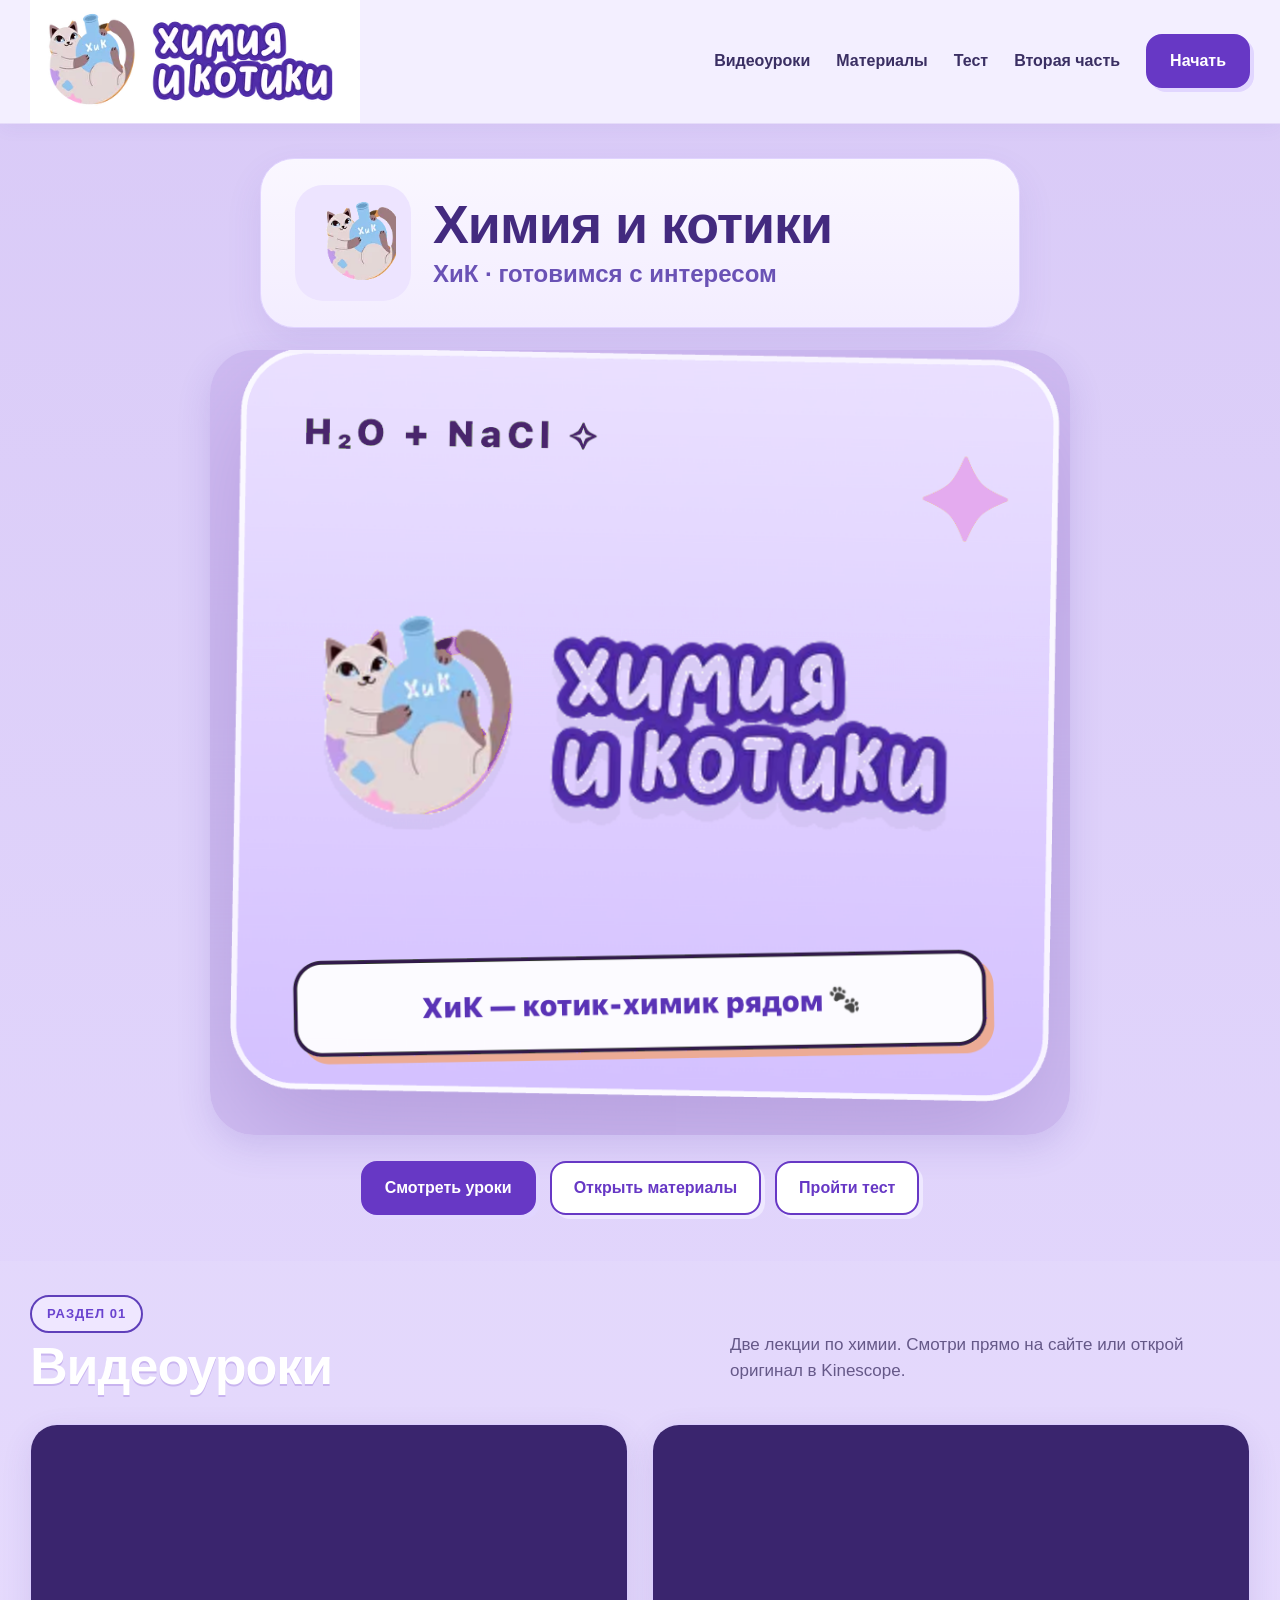
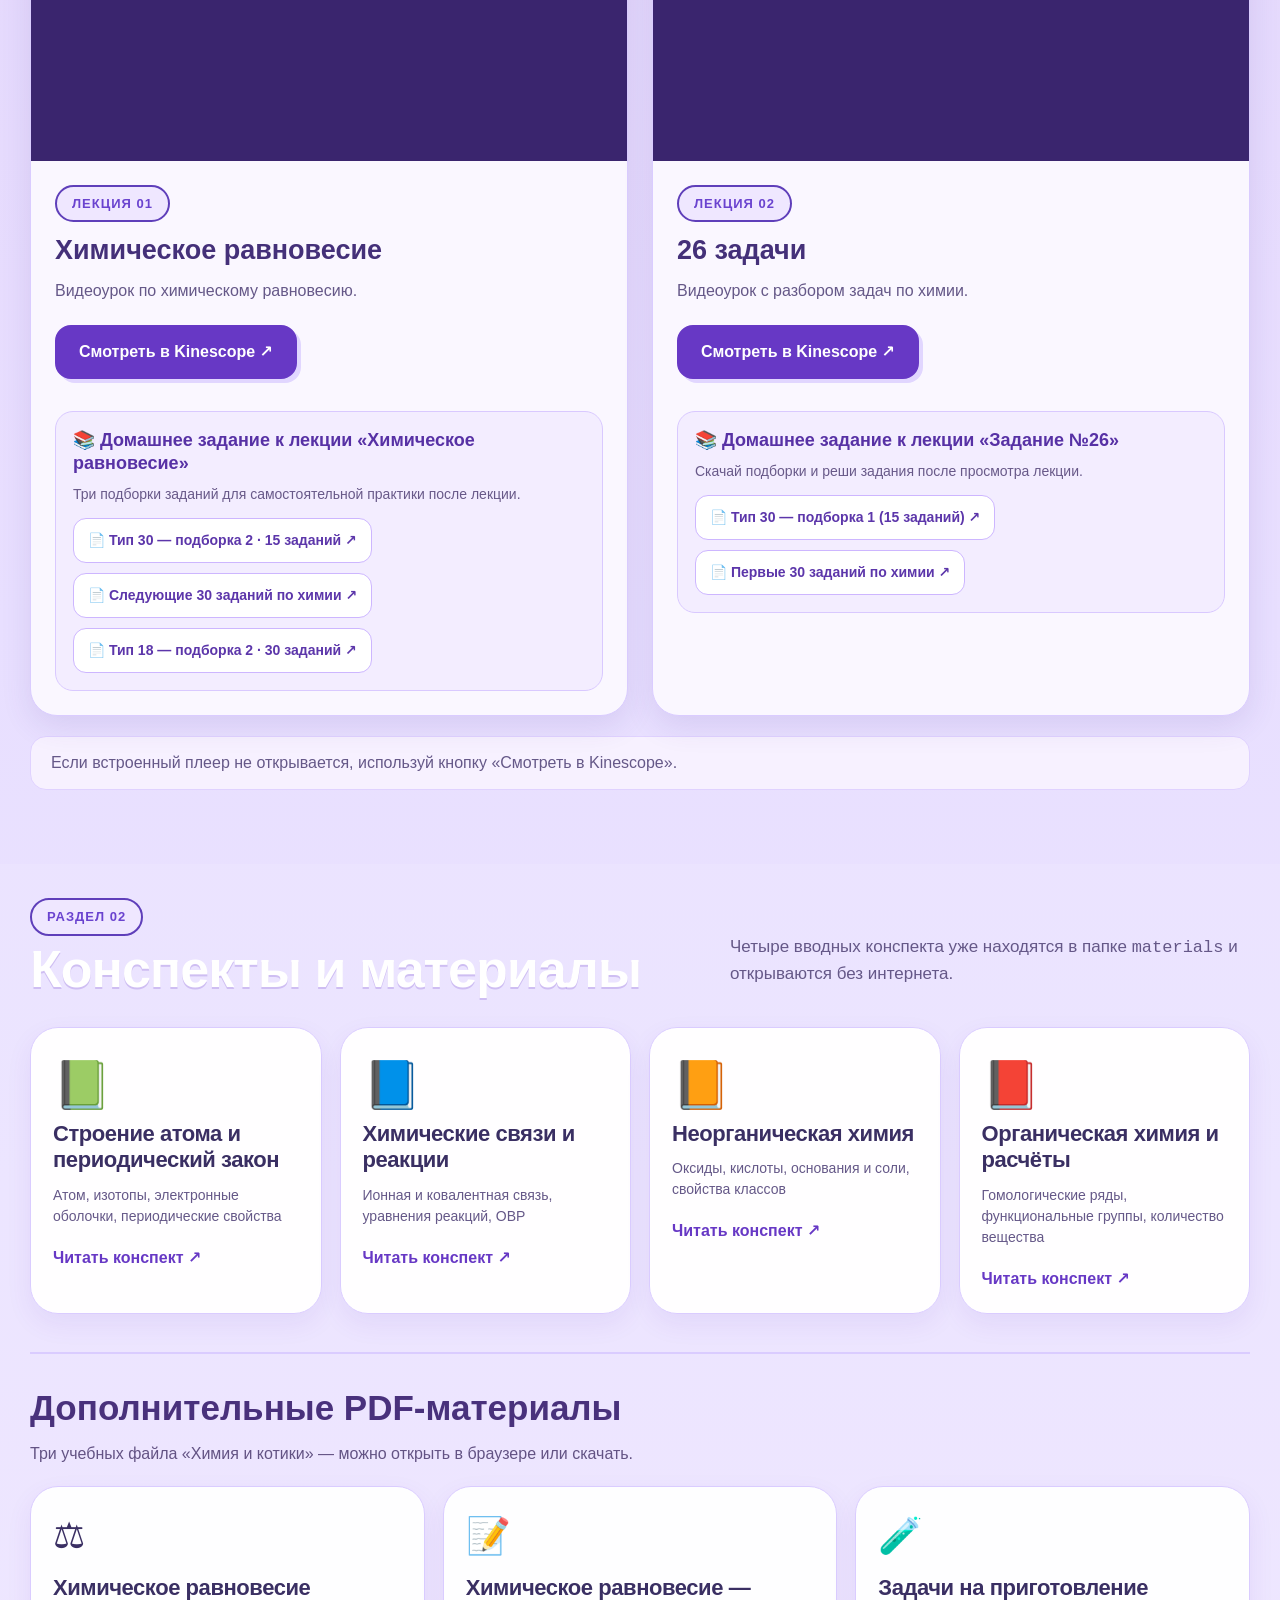
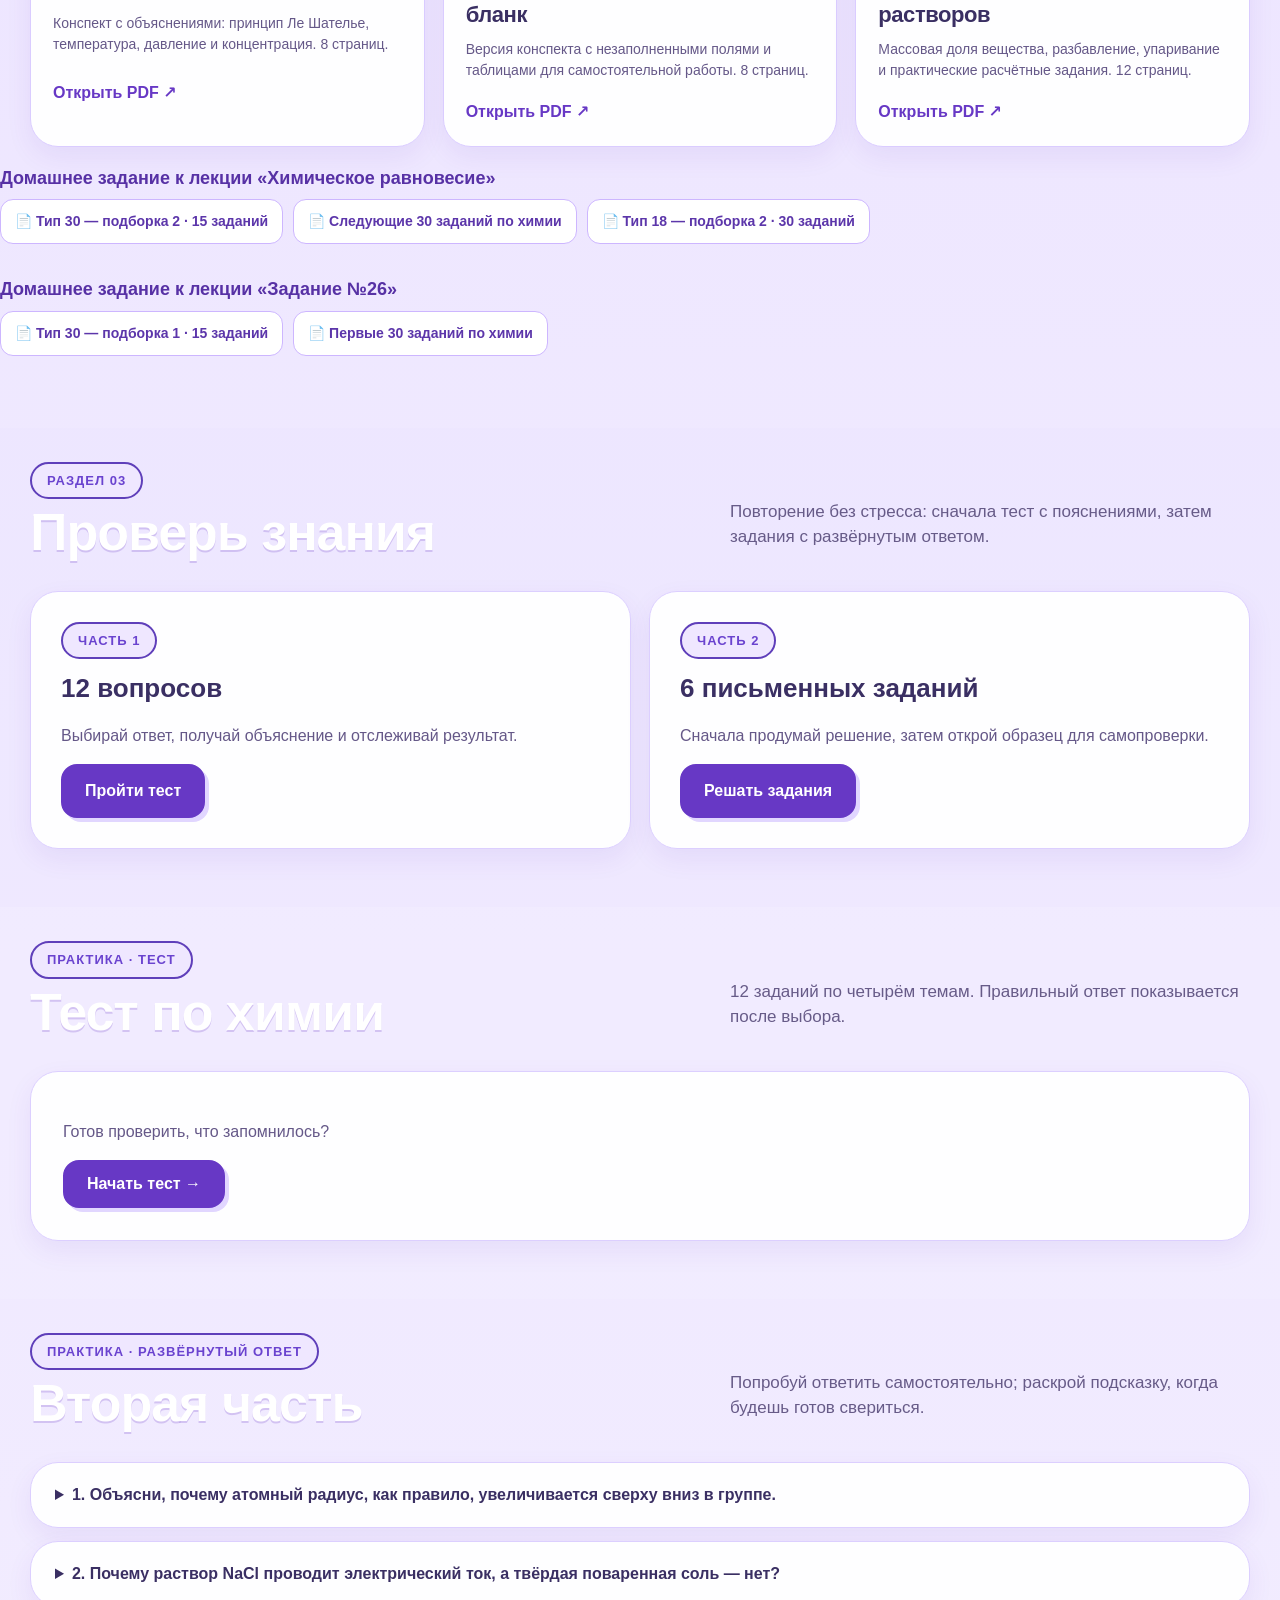
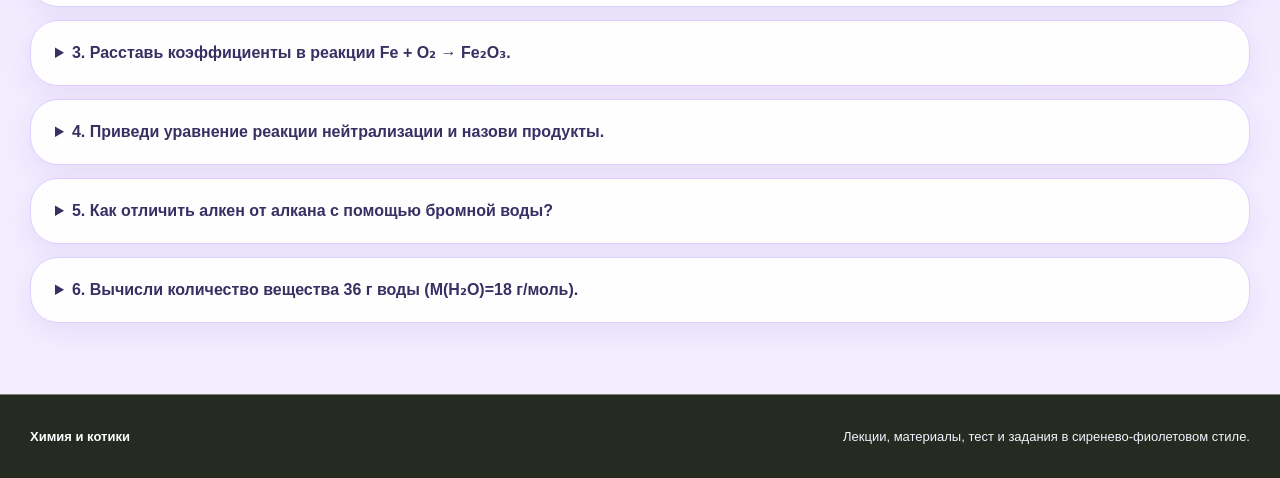
<file: index.html>
<!DOCTYPE html>

<html lang="ru"><head><meta charset="utf-8"/><meta content="width=device-width,initial-scale=1" name="viewport"/><meta content="#eff9ee" name="theme-color"/><meta content="Химия и котики — учебный сайт с конспектами, тестом и заданиями для самостоятельной подготовки." name="description"/><title>Химия и котики | ХиК</title><style>*{box-sizing:border-box}body{margin:0;background:#f6faf2;color:#24483e;font-family:Arial,system-ui,sans-serif;line-height:1.58}a{color:#39775b}header{background:#ffffffd9;position:sticky;top:0;z-index:8;border-bottom:1px solid #e0e9dd;backdrop-filter:blur(12px)}.wrap{width:min(1160px,calc(100% - 44px));margin:auto}.nav{display:flex;align-items:center;justify-content:space-between;min-height:88px;gap:18px}.brand{display:flex;align-items:center}.brand img{width:285px;max-width:100%;height:auto;display:block}.links{display:flex;gap:24px;align-items:center;flex-wrap:wrap}.links a{font-weight:800;text-decoration:none;color:#31594b}.pill,.primary{background:#2b7558;color:white!important;padding:12px 20px;border-radius:999px;text-decoration:none;border:0;font-weight:800;cursor:pointer;display:inline-flex;align-items:center;justify-content:center}.pill:hover,.primary:hover{background:#1c573f}.hero{padding:72px 0 58px;display:grid;grid-template-columns:1.15fr .85fr;gap:44px;align-items:center}.eyebrow{color:#4c8966;font-size:14px;text-transform:uppercase;letter-spacing:2.5px;font-weight:900}.hero h1{font-size:clamp(44px,5.8vw,83px);letter-spacing:-3px;line-height:1.02;margin:18px 0 23px}.hero h1 span{color:#77a767}.lead{font-size:19px;color:#5f796b;max-width:600px}.hero .buttons{display:flex;gap:12px;flex-wrap:wrap;margin-top:28px}.secondary{padding:11px 20px;border:2px solid #c8e1cf;border-radius:999px;font-weight:800;text-decoration:none;color:#2f755a;background:#fff}.mascot{background:radial-gradient(circle at 46% 42%,#e0f2d0,#b8dfc7);border:9px solid white;box-shadow:0 22px 62px #41694e21;border-radius:38px;min-height:410px;display:grid;place-items:center;position:relative;overflow:hidden}.mascot img{width:min(82%,350px);height:390px;object-fit:contain}.mascot .note{position:absolute;bottom:17px;left:17px;right:17px;text-align:center;background:#fffdf2e8;border-radius:15px;padding:9px;font-weight:900}.steps{display:flex;gap:10px;flex-wrap:wrap;margin-top:26px}.steps span{background:#fff;border:1px solid #d6e8cd;border-radius:99px;padding:8px 13px;font-size:13px;font-weight:800}.section{padding:35px 0 57px}.section-head{display:flex;justify-content:space-between;gap:30px;align-items:end;margin-bottom:25px}.section h2{font-size:clamp(31px,4vw,47px);margin:6px 0;letter-spacing:-1px}.section-head p{color:#668172;max-width:490px}.grid{display:grid;grid-template-columns:repeat(4,minmax(0,1fr));gap:17px}.card{background:white;border:1px solid #dcebdd;border-radius:25px;box-shadow:0 7px 26px #2a704512;overflow:hidden;min-width:0}.card .art{height:151px;background:linear-gradient(130deg,#d9efc2,#d4eee4);display:flex;align-items:center;justify-content:center;position:relative}.big-icon{font-size:59px;filter:drop-shadow(0 5px 4px #5b896235)}.number{position:absolute;top:12px;left:13px;font-size:12px;font-weight:900;background:white;padding:5px 9px;border-radius:99px}.card-body{padding:22px;display:flex;flex-direction:column;min-height:224px}.card h3{font-size:21px;line-height:1.2;margin:0 0 11px}.card p{color:#6b8174;font-size:14px;margin:0 0 19px}.card .small-link{margin-top:auto;font-weight:850;text-decoration:none}.video-note{display:inline-block;font-size:12px;color:#886a3b;background:#fff3db;border-radius:999px;padding:6px 10px;font-weight:800;margin-top:auto}.materials .card-body{min-height:170px}.material-icon{font-size:32px}.study-flow{display:grid;grid-template-columns:1fr 1fr;gap:18px}.feature{background:#e6f3e2;border:1px solid #cfdfcd;border-radius:27px;padding:30px}.feature:nth-child(2){background:#e4f1ea}.feature h3{font-size:26px;margin:10px 0}.feature p{color:#58736a}.quizbox{background:white;border:1px solid #dcebdd;border-radius:28px;padding:28px;box-shadow:0 12px 36px #285e3612}.progress{height:9px;border-radius:99px;background:#e3ede5;overflow:hidden}.progress span{height:100%;background:#65a879;display:block;transition:width .2s}.answers{display:grid;grid-template-columns:1fr 1fr;gap:11px;margin:20px 0}.answer{padding:14px 17px;text-align:left;border-radius:15px;border:1px solid #bedcc8;background:#f8fcf6;color:#28513d;cursor:pointer;font-size:16px}.answer:hover{border-color:#53976e}.answer.correct{background:#d5f1d7;border-color:#5aa06d}.answer.wrong{background:#fde0d6;border-color:#cd866b}.feedback{font-weight:700;min-height:48px}.hidden{display:none!important}.questions details{background:#fff;border:1px solid #dcebdd;padding:20px;border-radius:17px;margin-bottom:12px}.questions summary{font-weight:800;cursor:pointer}.questions details p{color:#58766a}.tag{font-size:13px;color:#4b8766;font-weight:800;text-transform:uppercase;letter-spacing:1px}.notice{background:#fff8ea;border:1px solid #f0e3c7;color:#786447;padding:14px 20px;border-radius:16px}.footer{border-top:1px solid #dfeadb;padding:32px 0 45px;color:#71917b;font-size:13px}.footer strong{color:#396e54}@media(max-width:970px){.grid{grid-template-columns:repeat(2,minmax(0,1fr))}.hero{grid-template-columns:1fr 0.85fr;gap:17px}.links{gap:11px}.brand img{width:210px}}@media(max-width:680px){.wrap{width:min(100% - 28px,1160px)}.nav{flex-direction:column;justify-content:center;padding:12px 0}.links{justify-content:center;font-size:13px}.links a{font-size:12px}.links .pill{padding:7px 11px}.hero{grid-template-columns:1fr;padding:32px 0}.hero h1{letter-spacing:-2px}.mascot{min-height:320px}.mascot img{height:300px}.grid,.study-flow,.answers{grid-template-columns:1fr}.section-head{display:block}.card .art{height:130px}.card-body{min-height:unset}}

/* Polished standalone theme */
:root{--leaf:#2c7456;--deep:#1b483b;--mint:#dcefd7;--cream:#f7fbf1}
html{scroll-behavior:smooth;scroll-padding-top:104px}
body{background:linear-gradient(180deg,#f7fbf1 0%,#f1f8ed 46%,#f8faf5 100%)}
header{box-shadow:0 4px 22px rgba(28,80,52,.055)}
.nav{min-height:96px}
.hero h1{letter-spacing:-.045em;line-height:1.05}
.hero .lead{max-width:640px}
.mascot{border-radius:32px;box-shadow:0 22px 50px rgba(35,83,57,.12)}
.mascot img{max-width:100%;height:auto;object-fit:contain}
.card,.feature,.quizbox,.questions details{box-shadow:0 12px 32px rgba(30,79,52,.065)}
.card{transition:transform .2s ease,box-shadow .2s ease}
.card:hover{transform:translateY(-3px);box-shadow:0 18px 40px rgba(30,79,52,.11)}
.big-icon{display:grid;place-items:center;font-family:'Apple Color Emoji','Segoe UI Emoji',sans-serif}
button,a{transition:background-color .2s ease,transform .2s ease}
a:focus-visible,button:focus-visible,summary:focus-visible{outline:3px solid #94bb59;outline-offset:4px}
@media(max-width:850px){.nav{padding:14px 0;flex-wrap:wrap}.brand img{width:230px}.links{gap:10px 16px}.links a{font-size:14px}.hero{padding-top:42px}}
@media(max-width:520px){.wrap{width:min(100% - 26px,1160px)}.brand img{width:212px}.links{justify-content:center}.links .pill{padding:8px 13px}.hero{padding:32px 0}.hero h1{font-size:clamp(39px,10vw,56px)}.mascot{max-width:350px;margin:auto}}

/* Chemistry & cats — colorful rounded editorial identity */
:root{--ink:#24271e;--dark:#252c22;--acid:#c9ef69;--pink:#ffb9c3;--lilac:#d8c8ff;--butter:#fff0ab;--paper:#fffefa;--muted:#555e4c;--line:#252c22}
*{box-sizing:border-box}
html{scroll-behavior:smooth;scroll-padding-top:100px}
body{font-family:ui-rounded,'Arial Rounded MT Bold',Arial,system-ui,sans-serif;color:var(--ink);background:#f9f8ed;line-height:1.5}
.wrap{width:min(1220px,calc(100% - 56px));margin:auto}
header{background:#fffefa;backdrop-filter:none;box-shadow:none;border-bottom:2px solid #e8e8d9;position:sticky;top:0;z-index:20}
.nav{min-height:102px;gap:20px}
.brand img{width:255px;height:auto}
.links{gap:10px 24px}
.links a{color:#293327;font-size:16px;font-weight:900}
.links .pill{background:var(--dark);color:white!important;border-radius:14px;padding:13px 20px;box-shadow:4px 4px 0 var(--acid)}
.links .pill:hover{background:#43532f;transform:translateY(-2px)}
.hero{position:relative;min-height:670px;padding:84px 0 90px;grid-template-columns:1.16fr .84fr;gap:42px}
.hero:before{content:'';position:absolute;background:#e6f5c4;left:-10vw;right:-10vw;top:32px;bottom:35px;border-radius:64px;z-index:-1}
.eyebrow{background:#fff9df;border:2px solid #293327;display:inline-flex;align-items:center;border-radius:100px;padding:10px 17px;color:#242a20;font-size:13px;letter-spacing:1.8px;text-transform:uppercase;box-shadow:4px 4px 0 #b0d46c}
.hero h1{font-size:clamp(55px,6.3vw,103px);font-weight:950;letter-spacing:-.065em;line-height:.99;max-width:750px;margin:24px 0 23px}
.hero h1 span{color:#4f8e43;position:relative}
.hero .lead{font-size:clamp(18px,1.75vw,23px);color:#465440;max-width:660px;line-height:1.5}
.hero .buttons{gap:14px;margin-top:35px}
.primary,.pill{border:2px solid var(--dark);border-radius:14px;background:var(--dark);color:white!important;box-shadow:5px 5px 0 #7ca84e;font-size:16px;padding:15px 24px}
.primary:hover,.pill:hover{background:#3c4e2e;transform:translate(-1px,-2px)}
.secondary{background:white;color:#252c22;border:2px solid #252c22;border-radius:14px;box-shadow:5px 5px 0 #ced7b2;font-size:16px;padding:15px 24px}
.secondary:hover{transform:translateY(-2px);background:#fffbee}
.steps{gap:10px;margin-top:30px}
.steps span{border:1.5px solid #526844;background:#fffee8;color:#37422f;padding:9px 14px;font-size:14px}
.mascot{min-height:500px;background:#ffecc0;border:3px solid #283429;border-radius:43% 44% 36% 36%/37% 38% 39% 43%;box-shadow:14px 15px 0 #9dcf83;transform:rotate(2deg);overflow:hidden}
.mascot:before{content:'H₂O  +  NaCl   ✧';position:absolute;top:26px;left:30px;font-size:19px;letter-spacing:3px;color:#557343;font-weight:900}
.mascot:after{content:'✦';font-size:62px;color:#f5ae7b;position:absolute;right:21px;top:22px}
.mascot img{width:min(91%,430px);height:435px;object-fit:contain;filter:drop-shadow(0 8px 0 rgba(0,0,0,.04))}
.mascot .note{background:#fffefa;border:2px solid #252c22;border-radius:15px;bottom:20px;left:30px;right:30px;box-shadow:4px 4px 0 #ecab95;font-size:15px;padding:12px;transform:rotate(-2deg)}
.section{padding:56px 0 76px}
.section:nth-of-type(even){background:#f0f3e5}
.section-head{align-items:end;margin-bottom:32px}
.section h2{font-size:clamp(37px,4.2vw,61px);letter-spacing:-.055em;color:#272d22;line-height:1.07;margin:10px 0}
.section-head p{color:#566451;font-size:17px;max-width:420px}
.tag{display:inline-block;border:1.8px solid #30362c;background:#d9edb2;border-radius:99px;padding:7px 15px;color:#293727;font-weight:900;font-size:13px;letter-spacing:.2px}
.grid{gap:22px}
.card,.feature,.quizbox,.questions details{border:2px solid #2b3326;border-radius:23px;background:#fffefa;box-shadow:6px 6px 0 #cadcb6;overflow:hidden}
.card:hover{transform:translate(-2px,-4px);box-shadow:8px 10px 0 #b9d194}
.card .art{height:180px;position:relative;border-bottom:2px solid #30352e;overflow:hidden;background:#e9dfff}
.card:nth-child(2n) .art{background:#ffdfa9}
.card:nth-child(3n) .art{background:#cce6cc}
.card:nth-child(4n) .art{background:#ffcbd0}
.card .art:before{content:'';position:absolute;width:210px;height:210px;border:2px dashed rgba(40,47,37,.13);border-radius:50%;top:30px;right:-42px}
.big-icon{position:relative;z-index:1;font-size:78px;line-height:1;filter:drop-shadow(4px 6px 0 #ffffff9a)}
.card .number{background:white;border:1.5px solid #30352e;color:#30352e;border-radius:99px;z-index:1}
.card-body{padding:22px}
.card h3{color:#293027;line-height:1.2;font-size:21px;letter-spacing:-.02em}
.card p{color:#5a6356}
.material-icon{font-size:47px}
.card .secondary{font-size:14px;padding:12px 15px;box-shadow:3px 3px 0 #d8dfb7}
.quizbox{padding:32px;background:#f7f4ff;box-shadow:8px 8px 0 #d0c0fc}
.feature{background:#fff9e8}
.questions details{margin-bottom:13px;padding:20px 24px;box-shadow:4px 4px 0 #d7e5c8}
.questions summary{font-weight:850;cursor:pointer}
button{font-family:inherit}
.footer{background:#252b20;color:white;padding:32px 0}
.footer strong{color:#d6f3a4}
.footer .wrap{display:flex;justify-content:space-between;gap:20px;flex-wrap:wrap}
a:focus-visible,button:focus-visible,summary:focus-visible{outline:3px solid #7baa3e;outline-offset:4px}
@media(max-width:1100px){.links{gap:10px 15px}.links a{font-size:14px}.hero{min-height:600px}.mascot{min-height:390px}.mascot img{height:350px}}
@media(max-width:850px){.nav{padding:15px 0;flex-wrap:wrap}.brand img{width:230px}.links{justify-content:flex-start}.hero{padding:60px 0 72px;grid-template-columns:1fr}.hero:before{top:12px;bottom:25px;border-radius:30px}.hero h1{font-size:clamp(53px,9vw,76px)}.mascot{width:min(430px,90%);min-height:390px;margin:0 auto;transform:rotate(1deg)}.grid{grid-template-columns:repeat(2,minmax(0,1fr))}.section-head{align-items:start;flex-wrap:wrap}}
@media(max-width:520px){.wrap{width:min(100% - 32px,1220px)}.nav{gap:12px}.brand img{width:210px}.links{gap:8px 14px}.links a{font-size:13px}.links .pill{padding:9px 12px}.hero{padding:45px 0 60px;gap:35px}.hero:before{left:-16px;right:-16px;border-radius:22px}.hero h1{font-size:clamp(47px,12vw,65px);letter-spacing:-.055em}.hero .lead{font-size:17px}.eyebrow{font-size:10px;letter-spacing:1px}.mascot{min-height:320px}.mascot img{height:310px}.mascot .note{font-size:12px}.section{padding:44px 0 58px}.section h2{font-size:38px}.section-head p{font-size:15px}.grid{grid-template-columns:1fr}.card .art{height:150px}.quizbox{padding:20px}}

/* User-requested purple redesign */
:root{--purple-bg:#b79ae9;--purple-deep:#5a33b5;--purple-mid:#7a57d1;--purple-soft:#d9ccff;--purple-card:#efe9ff;--purple-line:#6d4cc8;--text-dark:#2a2044}
body{background:linear-gradient(180deg,#b79ae9 0%,#c7b1f2 35%,#e7ddff 100%)!important;color:var(--text-dark)!important}
header{background:rgba(255,255,255,.82)!important;border-bottom:2px solid rgba(90,51,181,.15)!important;backdrop-filter:blur(8px)}
.brand img{width:330px!important;max-width:100%;height:auto;display:block}
.links a{color:#3f2f70!important}.links .pill,.primary{background:var(--purple-deep)!important;border-color:var(--purple-deep)!important;box-shadow:5px 5px 0 #dbcdfd!important}.links .pill:hover,.primary:hover{background:var(--purple-mid)!important}
.secondary{color:var(--purple-deep)!important;border-color:var(--purple-deep)!important;box-shadow:5px 5px 0 #ddd6f6!important;background:#fff}
.hero{padding-top:74px!important}.hero:before{background:rgba(255,255,255,.28)!important;border-radius:56px!important;top:20px!important;bottom:30px!important}.eyebrow{background:#fff!important;border-color:var(--purple-deep)!important;box-shadow:4px 4px 0 #ddd0ff!important;color:var(--purple-deep)!important}.hero h1{color:#fff!important;text-shadow:0 3px 0 rgba(90,51,181,.20)}.hero h1 span{color:#fff4a8!important}.hero .lead{color:#f8f4ff!important;max-width:670px!important}.steps span{background:#fff!important;border-color:#cfbfff!important;color:var(--purple-deep)!important}
.mascot{background:linear-gradient(180deg,#eadfff,#d4c1ff)!important;border:3px solid rgba(255,255,255,.8)!important;box-shadow:0 24px 60px rgba(73,39,145,.22)!important;border-radius:34px!important}.mascot img{width:min(90%,470px)!important;height:auto!important;max-height:430px;object-fit:contain!important}.mascot .note{background:rgba(255,255,255,.92)!important;color:var(--purple-deep)!important}
.section{padding:38px 0 58px!important}.section-head p,.card p,.feature p,.questions details p,.notice,.video-note,.lead,.footer{color:#4b4166!important}.tag,.eyebrow{color:var(--purple-deep)!important}.section h2{color:#fff!important;text-shadow:0 2px 0 rgba(90,51,181,.18)}
.card,.quizbox,.questions details{background:rgba(255,255,255,.95)!important;border:1.5px solid #d8ccff!important;box-shadow:0 14px 32px rgba(59,33,122,.10)!important}.card .art{background:linear-gradient(135deg,#f2ecff,#d8c8ff)!important}.number{background:#fff!important;color:var(--purple-deep)!important}.video-note{background:#f4eeff!important;color:var(--purple-deep)!important}.small-link,a{color:var(--purple-deep)}
.feature{background:#f0e9ff!important;border:1.5px solid #d8ccff!important}.feature:nth-child(2){background:#ebe3ff!important}.progress{background:#e5ddfb!important}.progress span{background:var(--purple-mid)!important}.answer{border-color:#d8cfff!important;background:#faf8ff!important;color:#32285b!important}.answer:hover{border-color:var(--purple-mid)!important}.answer.correct{background:#e4ffd9!important;border-color:#8ecb7b!important}.answer.wrong{background:#ffe3ea!important;border-color:#d597a6!important}
.notice{background:#f6f0ff!important;border-color:#ddcffd!important}.footer{border-top:1px solid rgba(255,255,255,.35)!important;color:#f4efff!important}.footer strong{color:#fff!important}
@media(max-width:850px){.brand img{width:260px!important}}


/* ===== User aligned purple chemistry layout ===== */
:root{--bg-main:#d8c6f5;--bg-soft:#ece4ff;--paper:#f7f6ef;--ink:#29513b;--purple:#5d39b6;--purple-2:#7e5ad5;--line:#ffffff;--btn-shadow:#d9ccff}
html{scroll-behavior:smooth;scroll-padding-top:94px}
body{margin:0;background:var(--bg-main)!important;color:#314735!important;font-family:Arial,system-ui,sans-serif}
header{background:rgba(243,237,252,.92)!important;border-bottom:1px solid rgba(93,57,182,.10)!important;backdrop-filter:blur(6px)!important;position:sticky;top:0;z-index:40}
.wrap{width:min(1220px,calc(100% - 56px));margin:auto}
.chemistry-nav{min-height:96px!important;display:flex;align-items:center;justify-content:space-between;gap:24px}
.brand{display:flex;align-items:center;min-width:0}
.brand img{width:min(400px,100%);max-width:400px;height:auto;display:block}
.links{display:flex;align-items:center;gap:14px 26px;flex-wrap:wrap;justify-content:flex-end}
.links a{font-size:16px;font-weight:800;color:#4a3b74!important;text-decoration:none}
.links .pill,.primary{background:var(--purple)!important;border:2px solid var(--purple)!important;color:#fff!important;border-radius:16px!important;box-shadow:4px 4px 0 var(--btn-shadow)!important;padding:13px 22px!important;font-weight:800}
.links .pill:hover,.primary:hover{background:var(--purple-2)!important;transform:translateY(-2px)}
.secondary{background:#fff!important;border:2px solid var(--purple)!important;color:var(--purple)!important;border-radius:16px!important;padding:13px 22px!important;box-shadow:4px 4px 0 #eee6ff!important;font-weight:800;text-decoration:none}
.secondary:hover{transform:translateY(-2px)}
.chemistry-hero{padding:34px 0 46px!important;display:block!important;min-height:auto!important}
.chemistry-hero:before{display:none!important}
.hero-stack{display:flex;flex-direction:column;gap:22px;align-items:center}
.brand-badge-card{width:min(560px,100%);background:#eef2e7;border-radius:28px;padding:0;box-shadow:none}
.brand-badge-card img{display:block;width:100%;height:auto;border-radius:28px}
.poster-card{width:min(860px,100%);background:transparent;border-radius:44px;padding:0;box-shadow:0 10px 30px rgba(85,57,160,.12)}
.poster-card img{display:block;width:100%;height:auto;border-radius:44px}
.poster-actions{display:flex;gap:14px;flex-wrap:wrap;justify-content:center;margin-top:4px}
/* hide old hero internals if they somehow remain */
.eyebrow,.lead,.steps,.mascot{display:none!important}
.section{padding:34px 0 58px!important}
.section-head{display:flex;justify-content:space-between;gap:24px;align-items:end;margin-bottom:24px}
.section .tag{color:#5d39b6!important;font-weight:900;letter-spacing:1px}
.section h2{color:#ffffff!important;text-shadow:0 2px 0 rgba(93,57,182,.22);font-size:clamp(34px,4.2vw,52px);margin:6px 0;letter-spacing:-1px}
.section-head p{color:#4b4260!important;max-width:520px}
.grid{display:grid;grid-template-columns:repeat(4,minmax(0,1fr));gap:18px}
.card,.feature,.quizbox,.questions details{background:rgba(255,255,255,.95)!important;border:1px solid #ddd1ff!important;border-radius:28px!important;box-shadow:0 10px 26px rgba(77,57,143,.08)!important}
.card .art{background:linear-gradient(135deg,#efe8ff,#e2d5ff)!important;height:160px!important}
.big-icon{font-size:60px!important}
.number{background:#fff!important;color:#5d39b6!important;font-weight:900}
.card h3{color:#304635!important;font-size:22px}
.card p,.feature p,.questions details p,.notice,.video-note,.quizbox p,.feedback{color:#5e5970!important}
.video-note{background:#f4efff!important;color:#5d39b6!important}
.small-link{color:#5d39b6!important}
.feature{padding:30px!important}
.progress{background:#e4dcfa!important}.progress span{background:#7b5dd6!important}
.answer{background:#faf8ff!important;border-color:#d9cdff!important;color:#40386f!important}.answer:hover{border-color:#7b5dd6!important}
.answer.correct{background:#e2f8dd!important;border-color:#8dc37f!important}.answer.wrong{background:#ffe5ee!important;border-color:#d799ab!important}
.notice{background:#f7f1ff!important;border:1px solid #e0d2ff!important}
.footer{border-top:1px solid rgba(255,255,255,.35)!important;color:#f5f1ff!important}
.footer strong{color:#fff!important}
@media (max-width: 980px){.grid{grid-template-columns:repeat(2,minmax(0,1fr))}.chemistry-nav{flex-direction:column;align-items:flex-start;padding:18px 0}.brand img{max-width:340px}.links{justify-content:flex-start}.poster-card{width:min(760px,100%)}}
@media (max-width: 680px){.wrap{width:min(100% - 28px,1220px)}.brand img{max-width:290px}.links{gap:10px 14px}.links a{font-size:13px}.links .pill,.primary,.secondary{padding:11px 16px!important}.brand-badge-card{width:100%}.poster-card{width:100%}.grid,.study-flow,.answers{grid-template-columns:1fr!important}.section-head{display:block}.section h2{font-size:34px}.poster-actions{justify-content:stretch}.poster-actions a{flex:1 1 220px;text-align:center}}


/* ===== Final purple-only theme ===== */
:root{
  --bg-main:#d7c6f5;
  --bg-soft:#ece5ff;
  --bg-card:#faf7ff;
  --bg-card-2:#f2ebff;
  --paper:#ffffff;
  --ink:#3a2f63;
  --ink-soft:#655888;
  --purple:#6738c5;
  --purple-2:#7f5ce0;
  --purple-3:#bba8f1;
  --purple-4:#e3d8ff;
  --line:#daccff;
  --shadow:rgba(86,58,155,.14);
}
html{scroll-behavior:smooth;scroll-padding-top:94px}
body{
  background:linear-gradient(180deg,#d9caf7 0%,#e7ddff 42%,#f2edff 100%)!important;
  color:var(--ink)!important;
}
header{
  background:rgba(246,242,255,.92)!important;
  border-bottom:1px solid rgba(103,56,197,.10)!important;
  box-shadow:0 4px 18px rgba(86,58,155,.05)!important;
}
.links a{color:var(--ink)!important}
.links .pill,.primary{
  background:var(--purple)!important;
  border:2px solid var(--purple)!important;
  color:#fff!important;
  box-shadow:4px 4px 0 #e1d6ff!important;
}
.links .pill:hover,.primary:hover{background:var(--purple-2)!important}
.secondary{
  background:#fff!important;
  border:2px solid var(--purple)!important;
  color:var(--purple)!important;
  box-shadow:4px 4px 0 #eee8ff!important;
}
.brand-badge-card{
  background:#f4efff!important;
  box-shadow:0 10px 28px var(--shadow)!important;
}
.poster-card{
  box-shadow:0 12px 34px rgba(90,61,173,.16)!important;
}
.section .tag,.tag{color:var(--purple)!important}
.section h2{color:#fff!important;text-shadow:0 2px 0 rgba(103,56,197,.22)!important}
.section-head p,.card p,.feature p,.questions details p,.notice,.video-note,.quizbox p,.feedback{color:var(--ink-soft)!important}
.card,.feature,.quizbox,.questions details{
  background:rgba(255,255,255,.96)!important;
  border:1px solid var(--line)!important;
  box-shadow:0 10px 26px rgba(103,56,197,.08)!important;
}
.card h3,.feature h3,.quizbox h3,.questions summary{color:var(--ink)!important}
.card .art{background:linear-gradient(135deg,#f0e9ff,#e2d5ff)!important}
.number{background:#fff!important;color:var(--purple)!important}
.video-note{background:#f6f0ff!important;color:var(--purple)!important}
.small-link,a.small-link{color:var(--purple)!important}
.notice{background:#f7f1ff!important;border:1px solid #e0d2ff!important}
.progress{background:#e8e0ff!important}
.progress span{background:var(--purple-2)!important}
.answer{
  background:#faf8ff!important;
  border:1px solid #d9cdff!important;
  color:#453a72!important;
}
.answer:hover{border-color:var(--purple-2)!important}
.answer.correct{background:#efe8ff!important;border-color:#af9bef!important}
.answer.wrong{background:#fde9ff!important;border-color:#d6a8ea!important}
.footer{
  border-top:1px solid rgba(255,255,255,.4)!important;
  color:#f5f1ff!important;
}
.footer strong{color:#fff!important}
/* Remove any residual greenish tints from material cards/features */
.feature,.feature:nth-child(2){background:#f3eeff!important}
/* media */
@media (max-width:980px){.brand img{max-width:340px}}
@media (max-width:680px){.brand img{max-width:290px}}


/* ===== remove any remaining green section backgrounds ===== */
.section:nth-of-type(even){background:transparent!important}
.tag,.section .tag,.feature .tag{
  background:#efe7ff!important;
  border:2px solid #5f3fba!important;
  color:#6a43cf!important;
  box-shadow:none!important;
}
#video{background:rgba(255,255,255,.06)!important}
#materials{background:rgba(255,255,255,.14)!important}
#practice{background:rgba(255,255,255,.06)!important}
#quiz{background:rgba(255,255,255,.14)!important}
#written{background:rgba(255,255,255,.06)!important}
#quiz .quizbox,
#written .questions details,
#practice .feature{
  background:rgba(255,255,255,.96)!important;
  border:1px solid #dccfff!important;
}
#quiz h2,#written h2,#practice h2,#video h2,#materials h2{color:#fff!important}
#quiz .section-head p,#written .section-head p,#practice .section-head p{color:#675b88!important}


/* Additional chemistry PDF materials */
.uploaded-materials{margin-top:38px;padding-top:28px;border-top:2px solid #daccff}
.uploaded-title{margin:0 0 8px;font-size:clamp(25px,3vw,35px);color:#49317c!important}
.uploaded-subtitle{color:#635384!important;margin:0 0 20px}
.uploaded-grid{grid-template-columns:repeat(3,minmax(0,1fr))!important}
.uploaded-grid .card-body{min-height:240px!important}
.uploaded-grid .material-icon{font-size:36px;margin-bottom:12px}
@media(max-width:820px){.uploaded-grid{grid-template-columns:repeat(2,minmax(0,1fr))!important}}
@media(max-width:590px){.uploaded-grid{grid-template-columns:1fr!important}.uploaded-grid .card-body{min-height:0!important}}
.lecture-grid{display:grid;grid-template-columns:repeat(2,minmax(0,1fr));gap:24px}.lecture-card{background:#faf7ff;border:1px solid #daccff;border-radius:27px;overflow:hidden;box-shadow:0 10px 30px rgba(86,58,155,.12)}.lecture-media{aspect-ratio:16/9;background:#3a256e;overflow:hidden}.lecture-media iframe{display:block;width:100%;height:100%;border:0}.lecture-body{padding:24px;display:flex;flex-direction:column;align-items:flex-start;gap:12px}.lecture-body h3{font-size:clamp(21px,2.5vw,27px);line-height:1.2;margin:0;color:#443079}.lecture-body p{margin:0 0 10px;color:#655888}.lecture-body .primary{text-decoration:none}@media(max-width:720px){.lecture-grid{grid-template-columns:1fr}.lecture-body{padding:19px}}
.homework-lecture{margin-top:20px;background:#f3edff;border:1px solid #d9c9ff;border-radius:18px;padding:17px;width:100%;box-sizing:border-box}
.homework-lecture h4,.homework-materials h3{margin:0 0 9px;color:#5731a5;font-size:18px;line-height:1.3}
.homework-lecture p{margin:0 0 13px;color:#685989;font-size:14px}
.homework-links{display:flex;flex-wrap:wrap;gap:10px}
.homework-links a{display:inline-flex;align-items:center;padding:11px 14px;background:#fff;border:1px solid #cdb6ff;border-radius:13px;color:#5c36aa!important;text-decoration:none;font-size:14px;font-weight:800;overflow-wrap:anywhere}
.homework-links a:hover{background:#e9dcff}
.homework-materials{padding:20px 0 14px}

/* ===== Clean top badge without green cat ===== */
.brand-badge-card{
  width:min(760px,100%)!important;
  background:transparent!important;
  border-radius:32px!important;
  padding:0!important;
  box-shadow:none!important;
}
.brand-badge-card img{display:block;max-width:100%;height:auto}
.custom-badge{
  display:flex;
  align-items:center;
  gap:22px;
  min-height:154px;
  padding:26px 34px;
  border-radius:34px;
  background:linear-gradient(180deg,#faf7ff 0%,#f3edff 100%);
  border:1.5px solid #e1d4ff;
  box-shadow:0 16px 36px rgba(96,68,173,.10);
}
.custom-badge__cat{
  flex:0 0 116px;
  width:116px;
  height:116px;
  display:grid;
  place-items:center;
  border-radius:28px;
  background:#ede4ff;
  overflow:hidden;
}
.custom-badge__cat img{
  width:106px;
  height:106px;
  object-fit:contain;
}
.custom-badge__text{min-width:0}
.custom-badge__title{
  font-size:clamp(30px,4.2vw,54px);
  line-height:1.02;
  font-weight:900;
  color:#432a7f;
  letter-spacing:-1px;
  margin:0 0 8px;
}
.custom-badge__subtitle{
  font-size:clamp(18px,2vw,24px);
  line-height:1.2;
  font-weight:800;
  color:#6a52b5;
}
@media(max-width:760px){
  .brand-badge-card{width:100%!important}
  .custom-badge{padding:20px 18px;gap:14px;min-height:unset;border-radius:28px}
  .custom-badge__cat{flex-basis:86px;width:86px;height:86px;border-radius:22px}
  .custom-badge__cat img{width:78px;height:78px}
  .custom-badge__title{font-size:30px}
  .custom-badge__subtitle{font-size:16px}
}

</style></head><body id="top">
<header>
<div class="wrap nav chemistry-nav">
<a aria-label="На главную" class="brand" href="#top"><img alt="Химия и котики" src="images/header-logo.png"/></a>
<nav aria-label="Навигация" class="links">
<a href="#video">Видеоуроки</a>
<a href="#materials">Материалы</a>
<a href="#quiz">Тест</a>
<a href="#written">Вторая часть</a>
<a class="pill" href="#materials">Начать</a>
</nav>
</div>
</header>
<main id="top"><div class="wrap"><section class="hero chemistry-hero" id="start">
<div class="hero-stack">
<div class="brand-badge-card">
  <div class="custom-badge">
    <div class="custom-badge__cat">
      <img alt="Котик Химия и котики" src="images/banner-cat.png"/>
    </div>
    <div class="custom-badge__text">
      <div class="custom-badge__title">Химия и котики</div>
      <div class="custom-badge__subtitle">ХиК · готовимся с интересом</div>
    </div>
  </div>
</div>
<div class="poster-card"><img alt="Химия и котики — котик-химик рядом" src="images/hero-poster-purple.png"/></div>
<div class="poster-actions">
<a class="primary" href="#video">Смотреть уроки</a>
<a class="secondary" href="#materials">Открыть материалы</a>
<a class="secondary" href="#quiz">Пройти тест</a>
</div>
</div>
</section></div>
<section class="section" id="video"><div class="wrap"><div class="section-head"><div><div class="tag">Раздел 01</div><h2>Видеоуроки</h2></div><p>Две лекции по химии. Смотри прямо на сайте или открой оригинал в Kinescope.</p></div><div class="lecture-grid"><article class="lecture-card"><div class="lecture-media"><iframe allow="autoplay; fullscreen; picture-in-picture; encrypted-media" allowfullscreen="" loading="lazy" referrerpolicy="strict-origin-when-cross-origin" src="https://kinescope.io/embed/sQFmHvCrgo4d4nF6UokJEo" title="Химическое равновесие — видеолекция"></iframe></div><div class="lecture-body"><div class="tag">Лекция 01</div><h3>Химическое равновесие</h3><p>Видеоурок по химическому равновесию.</p><a class="primary" href="https://kinescope.io/sQFmHvCrgo4d4nF6UokJEo" rel="noopener noreferrer" target="_blank">Смотреть в Kinescope ↗</a><div class="homework-lecture"><h4>📚 Домашнее задание к лекции «Химическое равновесие»</h4><p>Три подборки заданий для самостоятельной практики после лекции.</p><div class="homework-links"><a href="materials/homework-equilibrium-type-30-selection-2.pdf" rel="noopener noreferrer" target="_blank">📄 Тип 30 — подборка 2 · 15 заданий ↗</a><a href="materials/homework-equilibrium-next-30-tasks.pdf" rel="noopener noreferrer" target="_blank">📄 Следующие 30 заданий по химии ↗</a><a href="materials/homework-equilibrium-type-18-selection-2.pdf" rel="noopener noreferrer" target="_blank">📄 Тип 18 — подборка 2 · 30 заданий ↗</a></div></div></div></article><article class="lecture-card"><div class="lecture-media"><iframe allow="autoplay; fullscreen; picture-in-picture; encrypted-media" allowfullscreen="" loading="lazy" referrerpolicy="strict-origin-when-cross-origin" src="https://kinescope.io/embed/pliAVe1E" title="26 задачи — видеолекция"></iframe></div><div class="lecture-body"><div class="tag">Лекция 02</div><h3>26 задачи</h3><p>Видеоурок с разбором задач по химии.</p><a class="primary" href="https://kinescope.io/6NwYLtGmz62XKBVVLGLFWr/pliAVe1E" rel="noopener noreferrer" target="_blank">Смотреть в Kinescope ↗</a><div class="homework-lecture">
<h4>📚 Домашнее задание к лекции «Задание №26»</h4>
<p>Скачай подборки и реши задания после просмотра лекции.</p>
<div class="homework-links">
<a href="materials/homework-26-type-30-selection.pdf" rel="noopener noreferrer" target="_blank">📄 Тип 30 — подборка 1 (15 заданий) ↗</a>
<a href="materials/homework-26-first-30-tasks.pdf" rel="noopener noreferrer" target="_blank">📄 Первые 30 заданий по химии ↗</a>
</div>
</div></div></article></div><p class="notice" style="margin-top:20px">Если встроенный плеер не открывается, используй кнопку «Смотреть в Kinescope».</p></div></section>
<section class="section" id="materials"><div class="wrap"><div class="section-head"><div><div class="tag">Раздел 02</div><h2>Конспекты и материалы</h2></div><p>Четыре вводных конспекта уже находятся в папке <code>materials</code> и открываются без интернета.</p></div><div class="grid"><article class="card materials"><div class="card-body"><div class="material-icon">📗</div><h3>Строение атома и периодический закон</h3><p>Атом, изотопы, электронные оболочки, периодические свойства</p><a class="small-link" href="materials/01-atom-and-periodic-table.html">Читать конспект ↗</a></div></article>
<article class="card materials"><div class="card-body"><div class="material-icon">📘</div><h3>Химические связи и реакции</h3><p>Ионная и ковалентная связь, уравнения реакций, ОВР</p><a class="small-link" href="materials/02-bonds-and-reactions.html">Читать конспект ↗</a></div></article>
<article class="card materials"><div class="card-body"><div class="material-icon">📙</div><h3>Неорганическая химия</h3><p>Оксиды, кислоты, основания и соли, свойства классов</p><a class="small-link" href="materials/03-inorganic-chemistry.html">Читать конспект ↗</a></div></article>
<article class="card materials"><div class="card-body"><div class="material-icon">📕</div><h3>Органическая химия и расчёты</h3><p>Гомологические ряды, функциональные группы, количество вещества</p><a class="small-link" href="materials/04-organic-and-calculations.html">Читать конспект ↗</a></div></article></div>
<div class="uploaded-materials">
<h3 class="uploaded-title">Дополнительные PDF-материалы</h3>
<p class="uploaded-subtitle">Три учебных файла «Химия и котики» — можно открыть в браузере или скачать.</p>
<div class="grid uploaded-grid">
<article class="card materials"><div class="card-body"><div class="material-icon">⚖️</div><h3>Химическое равновесие</h3><p>Конспект с объяснениями: принцип Ле Шателье, температура, давление и концентрация. 8 страниц.</p><a class="small-link" href="materials/chemical-equilibrium-notes.pdf" rel="noopener" target="_blank">Открыть PDF ↗</a></div></article>
<article class="card materials"><div class="card-body"><div class="material-icon">📝</div><h3>Химическое равновесие — бланк</h3><p>Версия конспекта с незаполненными полями и таблицами для самостоятельной работы. 8 страниц.</p><a class="small-link" href="materials/chemical-equilibrium-worksheet.pdf" rel="noopener" target="_blank">Открыть PDF ↗</a></div></article>
<article class="card materials"><div class="card-body"><div class="material-icon">🧪</div><h3>Задачи на приготовление растворов</h3><p>Массовая доля вещества, разбавление, упаривание и практические расчётные задания. 12 страниц.</p><a class="small-link" href="materials/solution-preparation-problems.pdf" rel="noopener" target="_blank">Открыть PDF ↗</a></div></article>
</div>
</div>
</div><div class="homework-materials"><h3>Домашнее задание к лекции «Химическое равновесие»</h3><div class="homework-links"><a href="materials/homework-equilibrium-type-30-selection-2.pdf" rel="noopener noreferrer" target="_blank">📄 Тип 30 — подборка 2 · 15 заданий</a><a href="materials/homework-equilibrium-next-30-tasks.pdf" rel="noopener noreferrer" target="_blank">📄 Следующие 30 заданий по химии</a><a href="materials/homework-equilibrium-type-18-selection-2.pdf" rel="noopener noreferrer" target="_blank">📄 Тип 18 — подборка 2 · 30 заданий</a></div></div><div class="homework-materials">
<h3>Домашнее задание к лекции «Задание №26»</h3>
<div class="homework-links">
<a href="materials/homework-26-type-30-selection.pdf" rel="noopener noreferrer" target="_blank">📄 Тип 30 — подборка 1 · 15 заданий</a>
<a href="materials/homework-26-first-30-tasks.pdf" rel="noopener noreferrer" target="_blank">📄 Первые 30 заданий по химии</a>
</div>
</div></section>
<section class="section" id="practice"><div class="wrap"><div class="section-head"><div><div class="tag">Раздел 03</div><h2>Проверь знания</h2></div><p>Повторение без стресса: сначала тест с пояснениями, затем задания с развёрнутым ответом.</p></div><div class="study-flow"><div class="feature"><div class="tag">Часть 1</div><h3>12 вопросов</h3><p>Выбирай ответ, получай объяснение и отслеживай результат.</p><a class="primary" href="#quiz">Пройти тест</a></div><div class="feature"><div class="tag">Часть 2</div><h3>6 письменных заданий</h3><p>Сначала продумай решение, затем открой образец для самопроверки.</p><a class="primary" href="#written">Решать задания</a></div></div></div></section>
<section class="section" id="quiz"><div class="wrap"><div class="section-head"><div><div class="tag">Практика · тест</div><h2>Тест по химии</h2></div><p>12 заданий по четырём темам. Правильный ответ показывается после выбора.</p></div><div class="quizbox"><div id="quiz-start"><p>Готов проверить, что запомнилось?</p><button class="primary" id="start-test" type="button">Начать тест →</button></div><div class="hidden" id="quiz-active"><div id="quiz-count" style="font-weight:800;margin-bottom:8px"></div><div class="progress"><span id="bar" style="width:0%"></span></div><h3 id="question" style="font-size:25px;margin-top:25px"></h3><div class="answers" id="answers"></div><div aria-live="polite" class="feedback" id="feedback"></div><button class="primary hidden" id="next" type="button">Следующий вопрос →</button></div><div class="hidden" id="quiz-end"><h3 style="font-size:30px">Готово!</h3><p id="score" style="font-size:20px"></p><button class="primary" id="restart" type="button">Пройти ещё раз</button></div></div></div></section>
<section class="section" id="written"><div class="wrap"><div class="section-head"><div><div class="tag">Практика · развёрнутый ответ</div><h2>Вторая часть</h2></div><p>Попробуй ответить самостоятельно; раскрой подсказку, когда будешь готов свериться.</p></div><div class="questions"><details><summary>1. Объясни, почему атомный радиус, как правило, увеличивается сверху вниз в группе.</summary><p><strong>Образец ответа:</strong> Возрастает число занятых электронных оболочек; внешние электроны в среднем находятся дальше от ядра, экранирование увеличивается.</p></details>
<details><summary>2. Почему раствор NaCl проводит электрический ток, а твёрдая поваренная соль — нет?</summary><p><strong>Образец ответа:</strong> В растворе ионы Na⁺ и Cl⁻ способны перемещаться и переносить заряд, а в твёрдой кристаллической решётке они закреплены в узлах.</p></details>
<details><summary>3. Расставь коэффициенты в реакции Fe + O₂ → Fe₂O₃.</summary><p><strong>Образец ответа:</strong> 4Fe + 3O₂ → 2Fe₂O₃.</p></details>
<details><summary>4. Приведи уравнение реакции нейтрализации и назови продукты.</summary><p><strong>Образец ответа:</strong> H₂SO₄ + 2NaOH → Na₂SO₄ + 2H₂O. Продукты: сульфат натрия и вода.</p></details>
<details><summary>5. Как отличить алкен от алкана с помощью бромной воды?</summary><p><strong>Образец ответа:</strong> Алкен обычно обесцвечивает бромную воду за счёт присоединения Br₂ по двойной связи (в подходящих условиях). Алкан в тех же условиях без облучения обычно не реагирует.</p></details>
<details><summary>6. Вычисли количество вещества 36 г воды (M(H₂O)=18 г/моль).</summary><p><strong>Образец ответа:</strong> n = m/M = 36/18 = 2 моль.</p></details></div></div></section>
</main><footer class="footer"><div class="wrap"><strong>Химия и котики</strong><div>Лекции, материалы, тест и задания в сиренево-фиолетовом стиле.</div></div></footer>
<script>const questions=[{"q": "Какой заряд имеет электрон?", "answers": ["Положительный", "Отрицательный", "Нулевой", "Переменный"], "correct": 1, "why": "Электрон несёт отрицательный элементарный заряд."}, {"q": "Что показывает порядковый номер элемента?", "answers": ["Число нейтронов", "Число протонов", "Относительную атомную массу", "Число изотопов"], "correct": 1, "why": "Порядковый номер равен заряду ядра в единицах элементарного заряда, то есть числу протонов."}, {"q": "Какая связь в молекуле H₂?", "answers": ["Ионная", "Ковалентная неполярная", "Металлическая", "Водородная"], "correct": 1, "why": "Одинаковые атомы водорода образуют общую электронную пару."}, {"q": "Какова степень окисления кислорода в H₂O?", "answers": ["+2", "−1", "−2", "0"], "correct": 2, "why": "В воде кислород имеет степень окисления −2."}, {"q": "Какая формула соответствует серной кислоте?", "answers": ["H₂SO₄", "H₂SO₃", "HCl", "HNO₃"], "correct": 0, "why": "Формула серной кислоты — H₂SO₄."}, {"q": "Какой продукт образуется при нейтрализации HCl раствором NaOH вместе с водой?", "answers": ["Na₂O", "NaCl", "Cl₂", "H₂"], "correct": 1, "why": "HCl + NaOH → NaCl + H₂O."}, {"q": "Что из перечисленного является оксидом?", "answers": ["NaOH", "H₂SO₄", "CaO", "NaCl"], "correct": 2, "why": "CaO — оксид кальция."}, {"q": "Сколько молей содержится в 18 г воды?", "answers": ["0,5", "1", "2", "18"], "correct": 1, "why": "n = m/M = 18/18 = 1 моль."}, {"q": "Общая формула ациклических алканов:", "answers": ["CₙH₂ₙ", "CₙH₂ₙ₊₂", "CₙH₂ₙ₋₂", "CₙHₙ"], "correct": 1, "why": "Для ациклических алканов общая формула CₙH₂ₙ₊₂."}, {"q": "Что означает окисление в ОВР?", "answers": ["Присоединение электронов", "Отдачу электронов", "Изменение массы", "Образование осадка"], "correct": 1, "why": "Окисление — отдача электронов."}, {"q": "Какой газ выделяется при реакции Zn с разбавленной HCl?", "answers": ["O₂", "Cl₂", "H₂", "CO₂"], "correct": 2, "why": "Zn + 2HCl → ZnCl₂ + H₂↑."}, {"q": "Какая функциональная группа характерна для карбоновых кислот?", "answers": ["–OH", "–CHO", "–COOH", "–NH₂"], "correct": 2, "why": "Карбоксильная группа –COOH."}];let at=0,right=0,locked=false;const $=id=>document.getElementById(id);function begin(){at=0;right=0;$('quiz-start').classList.add('hidden');$('quiz-end').classList.add('hidden');$('quiz-active').classList.remove('hidden');draw()}function draw(){locked=false;let x=questions[at];$('quiz-count').textContent=`Вопрос ${at+1} из ${questions.length}`;$('bar').style.width=(at/questions.length*100)+'%';$('question').textContent=x.q;$('answers').innerHTML='';$('feedback').textContent='';$('next').classList.add('hidden');x.answers.forEach((a,i)=>{const b=document.createElement('button');b.className='answer';b.type='button';b.textContent=a;b.onclick=()=>choose(i);$('answers').appendChild(b)})}function choose(i){if(locked)return;locked=true;const x=questions[at];if(i===x.correct)right++;[...$('answers').children].forEach((b,j)=>{b.disabled=true;if(j===x.correct)b.classList.add('correct');else if(j===i)b.classList.add('wrong')});$('feedback').textContent=(i===x.correct?'Верно! ':'Пока нет. ')+x.why;$('next').classList.remove('hidden');$('next').textContent=at===questions.length-1?'Узнать результат →':'Следующий вопрос →'}$('next').onclick=()=>{at++;if(at>=questions.length){$('quiz-active').classList.add('hidden');$('quiz-end').classList.remove('hidden');$('score').textContent=`Ваш результат: ${right} из ${questions.length}`}else draw()};$('start-test').onclick=begin;$('restart').onclick=begin;</script></body></html>
</file>
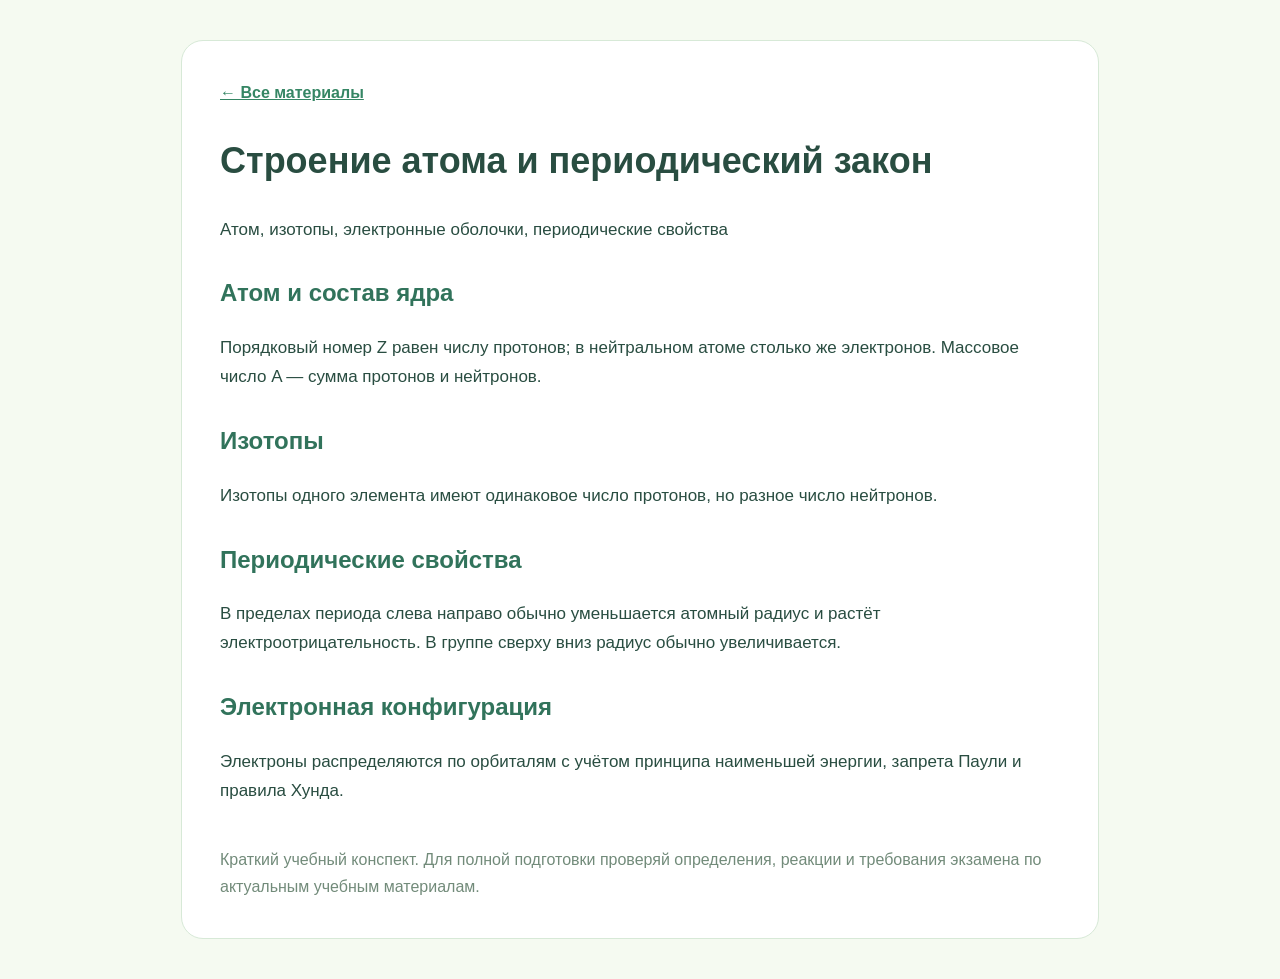
<file: materials/01-atom-and-periodic-table.html>
<!doctype html><html lang="ru"><head><meta charset="utf-8"><meta name="viewport" content="width=device-width,initial-scale=1"><title>Строение атома и периодический закон — Химия и котики</title><style>body{font-family:Arial,sans-serif;background:#f5faf1;color:#294d41;line-height:1.7;margin:0}main{max-width:840px;margin:40px auto;padding:38px;background:#fff;border:1px solid #d7e9d7;border-radius:22px}h1{font-size:36px}h2{margin-top:29px;color:#31735b}.back{color:#358664;font-weight:bold}p{font-size:17px}footer{color:#728b7a;margin-top:40px}@media(max-width:650px){main{margin:10px;padding:22px}}</style></head><body><main><a class="back" href="../index.html#materials">← Все материалы</a><h1>Строение атома и периодический закон</h1><p>Атом, изотопы, электронные оболочки, периодические свойства</p><section><h2>Атом и состав ядра</h2><p>Порядковый номер Z равен числу протонов; в нейтральном атоме столько же электронов. Массовое число A — сумма протонов и нейтронов.</p></section>
<section><h2>Изотопы</h2><p>Изотопы одного элемента имеют одинаковое число протонов, но разное число нейтронов.</p></section>
<section><h2>Периодические свойства</h2><p>В пределах периода слева направо обычно уменьшается атомный радиус и растёт электроотрицательность. В группе сверху вниз радиус обычно увеличивается.</p></section>
<section><h2>Электронная конфигурация</h2><p>Электроны распределяются по орбиталям с учётом принципа наименьшей энергии, запрета Паули и правила Хунда.</p></section><footer>Краткий учебный конспект. Для полной подготовки проверяй определения, реакции и требования экзамена по актуальным учебным материалам.</footer></main></body></html>
</file>
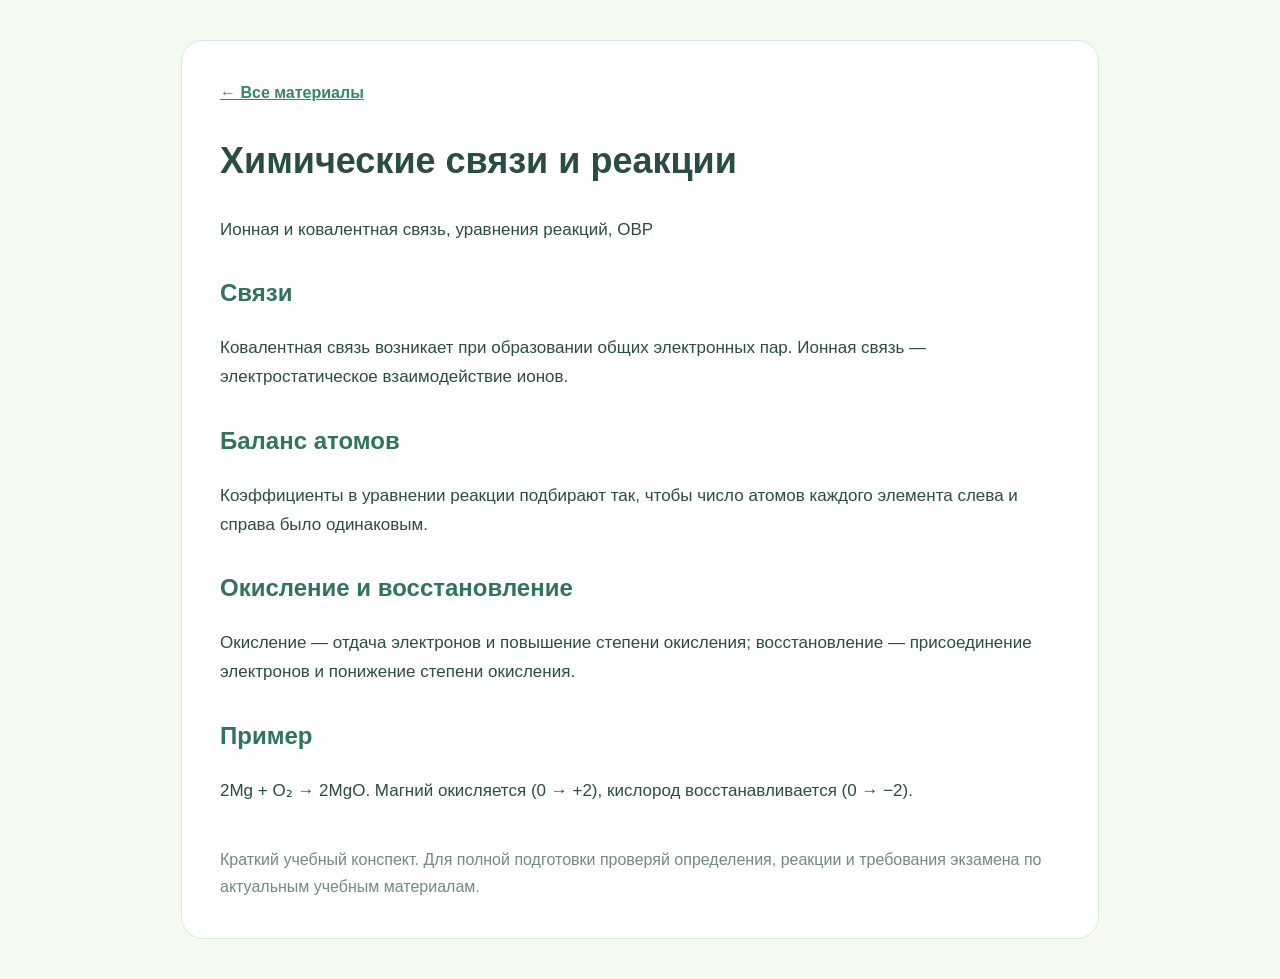
<file: materials/02-bonds-and-reactions.html>
<!doctype html><html lang="ru"><head><meta charset="utf-8"><meta name="viewport" content="width=device-width,initial-scale=1"><title>Химические связи и реакции — Химия и котики</title><style>body{font-family:Arial,sans-serif;background:#f5faf1;color:#294d41;line-height:1.7;margin:0}main{max-width:840px;margin:40px auto;padding:38px;background:#fff;border:1px solid #d7e9d7;border-radius:22px}h1{font-size:36px}h2{margin-top:29px;color:#31735b}.back{color:#358664;font-weight:bold}p{font-size:17px}footer{color:#728b7a;margin-top:40px}@media(max-width:650px){main{margin:10px;padding:22px}}</style></head><body><main><a class="back" href="../index.html#materials">← Все материалы</a><h1>Химические связи и реакции</h1><p>Ионная и ковалентная связь, уравнения реакций, ОВР</p><section><h2>Связи</h2><p>Ковалентная связь возникает при образовании общих электронных пар. Ионная связь — электростатическое взаимодействие ионов.</p></section>
<section><h2>Баланс атомов</h2><p>Коэффициенты в уравнении реакции подбирают так, чтобы число атомов каждого элемента слева и справа было одинаковым.</p></section>
<section><h2>Окисление и восстановление</h2><p>Окисление — отдача электронов и повышение степени окисления; восстановление — присоединение электронов и понижение степени окисления.</p></section>
<section><h2>Пример</h2><p>2Mg + O₂ → 2MgO. Магний окисляется (0 → +2), кислород восстанавливается (0 → −2).</p></section><footer>Краткий учебный конспект. Для полной подготовки проверяй определения, реакции и требования экзамена по актуальным учебным материалам.</footer></main></body></html>
</file>
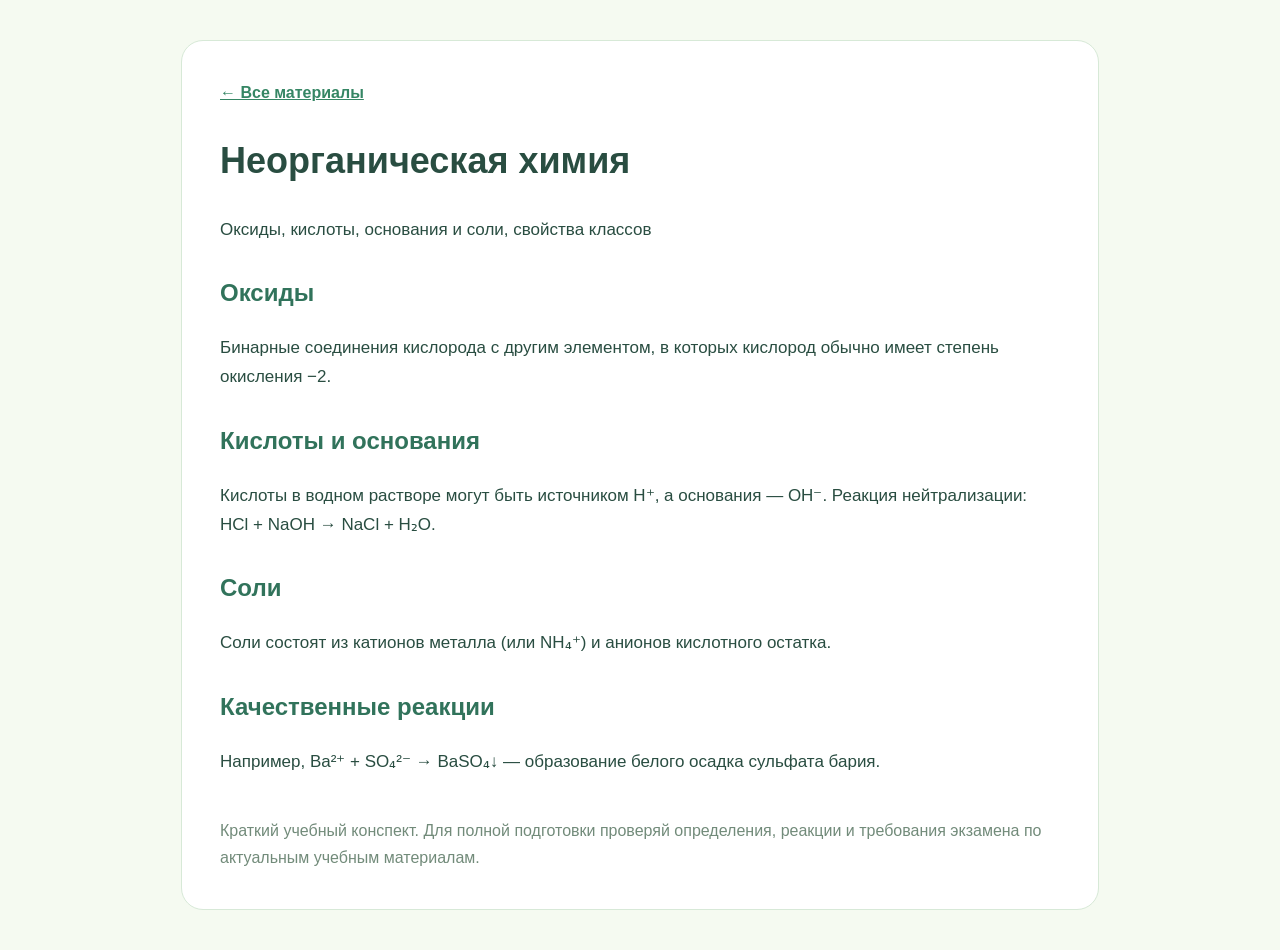
<file: materials/03-inorganic-chemistry.html>
<!doctype html><html lang="ru"><head><meta charset="utf-8"><meta name="viewport" content="width=device-width,initial-scale=1"><title>Неорганическая химия — Химия и котики</title><style>body{font-family:Arial,sans-serif;background:#f5faf1;color:#294d41;line-height:1.7;margin:0}main{max-width:840px;margin:40px auto;padding:38px;background:#fff;border:1px solid #d7e9d7;border-radius:22px}h1{font-size:36px}h2{margin-top:29px;color:#31735b}.back{color:#358664;font-weight:bold}p{font-size:17px}footer{color:#728b7a;margin-top:40px}@media(max-width:650px){main{margin:10px;padding:22px}}</style></head><body><main><a class="back" href="../index.html#materials">← Все материалы</a><h1>Неорганическая химия</h1><p>Оксиды, кислоты, основания и соли, свойства классов</p><section><h2>Оксиды</h2><p>Бинарные соединения кислорода с другим элементом, в которых кислород обычно имеет степень окисления −2.</p></section>
<section><h2>Кислоты и основания</h2><p>Кислоты в водном растворе могут быть источником H⁺, а основания — OH⁻. Реакция нейтрализации: HCl + NaOH → NaCl + H₂O.</p></section>
<section><h2>Соли</h2><p>Соли состоят из катионов металла (или NH₄⁺) и анионов кислотного остатка.</p></section>
<section><h2>Качественные реакции</h2><p>Например, Ba²⁺ + SO₄²⁻ → BaSO₄↓ — образование белого осадка сульфата бария.</p></section><footer>Краткий учебный конспект. Для полной подготовки проверяй определения, реакции и требования экзамена по актуальным учебным материалам.</footer></main></body></html>
</file>
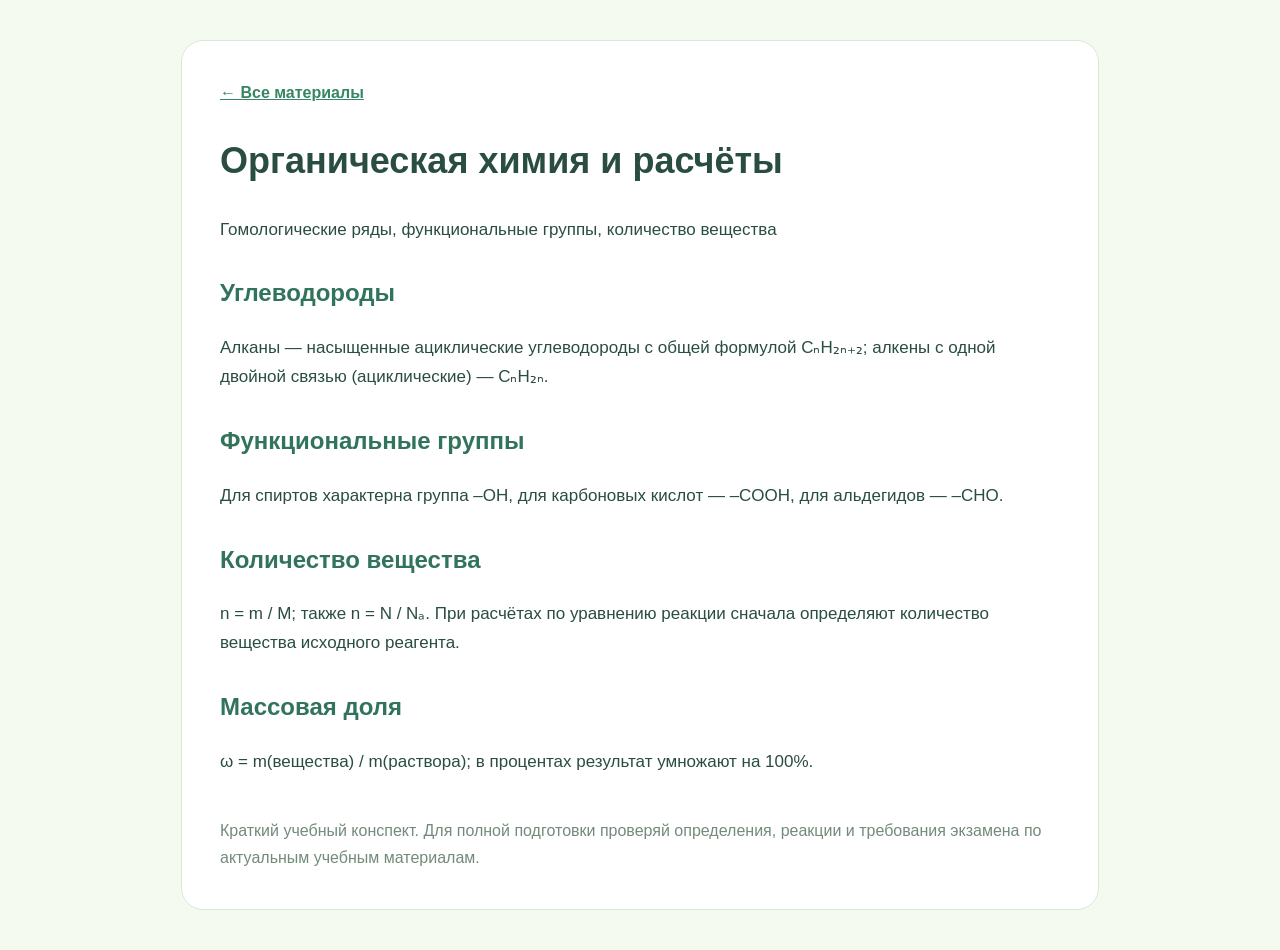
<file: materials/04-organic-and-calculations.html>
<!doctype html><html lang="ru"><head><meta charset="utf-8"><meta name="viewport" content="width=device-width,initial-scale=1"><title>Органическая химия и расчёты — Химия и котики</title><style>body{font-family:Arial,sans-serif;background:#f5faf1;color:#294d41;line-height:1.7;margin:0}main{max-width:840px;margin:40px auto;padding:38px;background:#fff;border:1px solid #d7e9d7;border-radius:22px}h1{font-size:36px}h2{margin-top:29px;color:#31735b}.back{color:#358664;font-weight:bold}p{font-size:17px}footer{color:#728b7a;margin-top:40px}@media(max-width:650px){main{margin:10px;padding:22px}}</style></head><body><main><a class="back" href="../index.html#materials">← Все материалы</a><h1>Органическая химия и расчёты</h1><p>Гомологические ряды, функциональные группы, количество вещества</p><section><h2>Углеводороды</h2><p>Алканы — насыщенные ациклические углеводороды с общей формулой CₙH₂ₙ₊₂; алкены с одной двойной связью (ациклические) — CₙH₂ₙ.</p></section>
<section><h2>Функциональные группы</h2><p>Для спиртов характерна группа –OH, для карбоновых кислот — –COOH, для альдегидов — –CHO.</p></section>
<section><h2>Количество вещества</h2><p>n = m / M; также n = N / Nₐ. При расчётах по уравнению реакции сначала определяют количество вещества исходного реагента.</p></section>
<section><h2>Массовая доля</h2><p>ω = m(вещества) / m(раствора); в процентах результат умножают на 100%.</p></section><footer>Краткий учебный конспект. Для полной подготовки проверяй определения, реакции и требования экзамена по актуальным учебным материалам.</footer></main></body></html>
</file>
